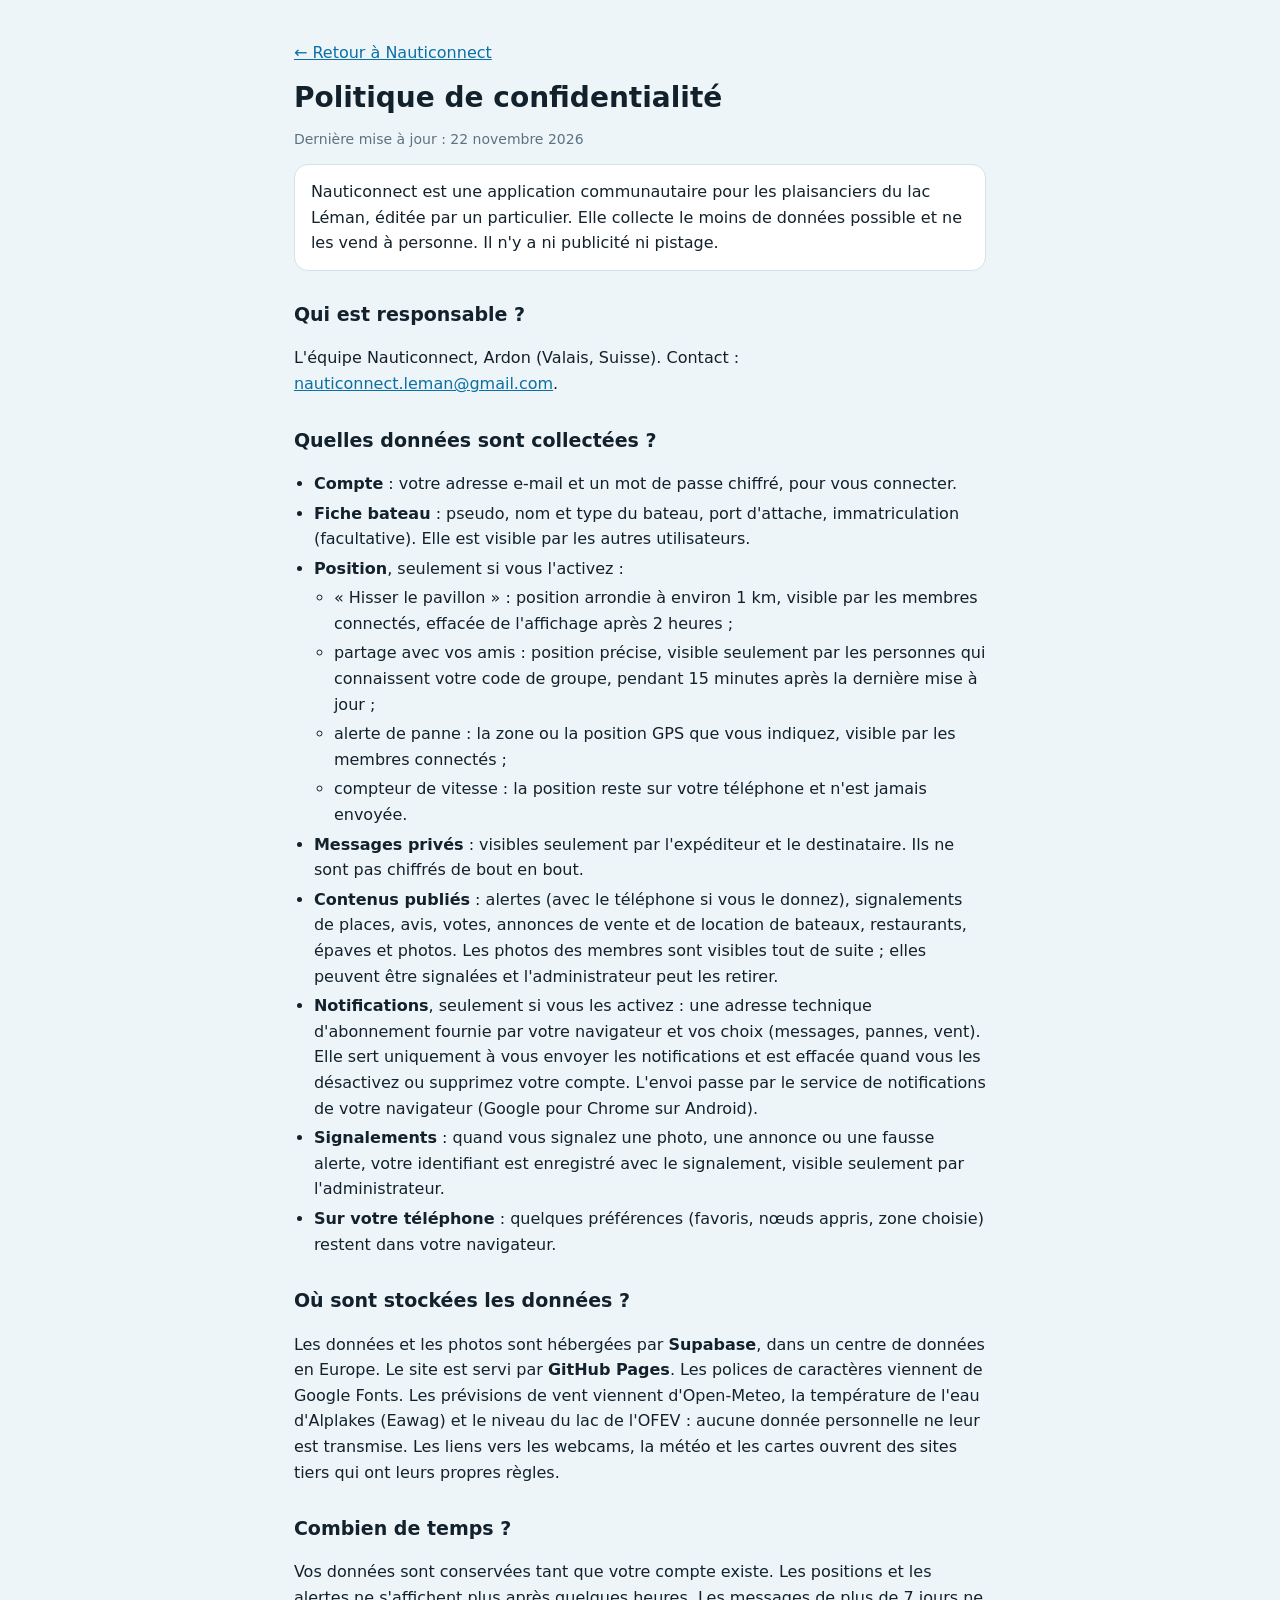
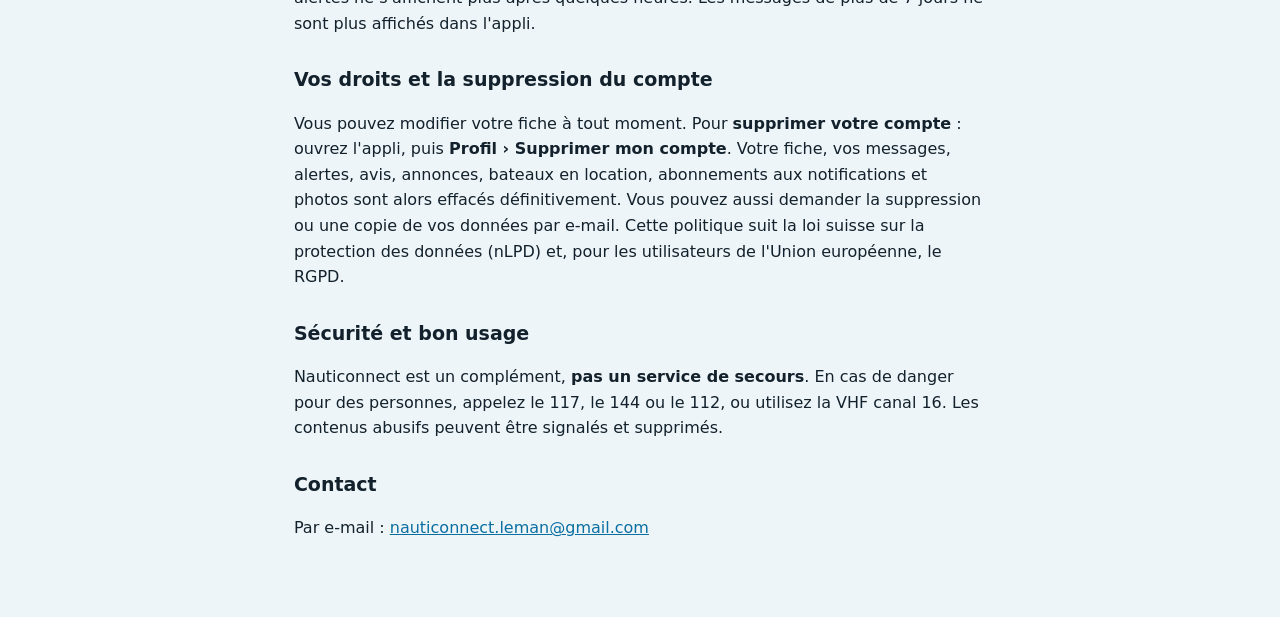
<file: confidentialite.html>
<!DOCTYPE html>
<html lang="fr">
<head>
<meta charset="utf-8">
<meta name="viewport" content="width=device-width, initial-scale=1">
<title>Confidentialité · Nauticonnect</title>
<meta name="theme-color" content="#0a2740">
<link rel="icon" href="favicon-64.png">
<style>
:root{--bg:#eef5f9;--card:#fff;--tx:#12212b;--mu:#5d7280;--ac:#0b6fa4;--bd:#d6e2ea}
@media (prefers-color-scheme:dark){:root{--bg:#0e1a22;--card:#182630;--tx:#e8f0f5;--mu:#93a7b4;--ac:#4aa8dc;--bd:#2a3b47;color-scheme:dark}}
body{margin:0;background:var(--bg);color:var(--tx);font:16px/1.6 system-ui,-apple-system,"Segoe UI",sans-serif}
main{max-width:68ch;margin:0 auto;padding:24px 18px 60px}
h1{font-size:28px;line-height:1.15;margin:8px 0 4px}h2{font-size:19px;margin:28px 0 6px}
a{color:var(--ac)}.mu{color:var(--mu);font-size:14px}
ul{padding-left:20px}li{margin:4px 0}
.card{background:var(--card);border:1px solid var(--bd);border-radius:14px;padding:14px 16px;margin:12px 0}
</style>
</head>
<body><main>
<p><a href="./">← Retour à Nauticonnect</a></p>
<h1>Politique de confidentialité</h1>
<p class="mu">Dernière mise à jour : 22 novembre 2026</p>

<div class="card">Nauticonnect est une application communautaire pour les plaisanciers du lac Léman, éditée par un particulier. Elle collecte le moins de données possible et ne les vend à personne. Il n'y a ni publicité ni pistage.</div>

<h2>Qui est responsable ?</h2>
<p>L'équipe Nauticonnect, Ardon (Valais, Suisse). Contact : <a id="mail" href="#">voir ci-dessous</a>.</p>

<h2>Quelles données sont collectées ?</h2>
<ul>
<li><b>Compte</b> : votre adresse e-mail et un mot de passe chiffré, pour vous connecter.</li>
<li><b>Fiche bateau</b> : pseudo, nom et type du bateau, port d'attache, immatriculation (facultative). Elle est visible par les autres utilisateurs.</li>
<li><b>Position</b>, seulement si vous l'activez :
  <ul>
  <li>« Hisser le pavillon » : position arrondie à environ 1 km, visible par les membres connectés, effacée de l'affichage après 2 heures ;</li>
  <li>partage avec vos amis : position précise, visible seulement par les personnes qui connaissent votre code de groupe, pendant 15 minutes après la dernière mise à jour ;</li>
  <li>alerte de panne : la zone ou la position GPS que vous indiquez, visible par les membres connectés ;</li>
  <li>compteur de vitesse : la position reste sur votre téléphone et n'est jamais envoyée.</li>
  </ul></li>
<li><b>Messages privés</b> : visibles seulement par l'expéditeur et le destinataire. Ils ne sont pas chiffrés de bout en bout.</li>
<li><b>Contenus publiés</b> : alertes (avec le téléphone si vous le donnez), signalements de places, avis, votes, annonces de vente et de location de bateaux, restaurants, épaves et photos. Les photos des membres sont visibles tout de suite ; elles peuvent être signalées et l'administrateur peut les retirer.</li>
<li><b>Notifications</b>, seulement si vous les activez : une adresse technique d'abonnement fournie par votre navigateur et vos choix (messages, pannes, vent). Elle sert uniquement à vous envoyer les notifications et est effacée quand vous les désactivez ou supprimez votre compte. L'envoi passe par le service de notifications de votre navigateur (Google pour Chrome sur Android).</li>
<li><b>Signalements</b> : quand vous signalez une photo, une annonce ou une fausse alerte, votre identifiant est enregistré avec le signalement, visible seulement par l'administrateur.</li>
<li><b>Sur votre téléphone</b> : quelques préférences (favoris, nœuds appris, zone choisie) restent dans votre navigateur.</li>
</ul>

<h2>Où sont stockées les données ?</h2>
<p>Les données et les photos sont hébergées par <b>Supabase</b>, dans un centre de données en Europe. Le site est servi par <b>GitHub Pages</b>. Les polices de caractères viennent de Google Fonts. Les prévisions de vent viennent d'Open-Meteo, la température de l'eau d'Alplakes (Eawag) et le niveau du lac de l'OFEV : aucune donnée personnelle ne leur est transmise. Les liens vers les webcams, la météo et les cartes ouvrent des sites tiers qui ont leurs propres règles.</p>

<h2>Combien de temps ?</h2>
<p>Vos données sont conservées tant que votre compte existe. Les positions et les alertes ne s'affichent plus après quelques heures. Les messages de plus de 7 jours ne sont plus affichés dans l'appli.</p>

<h2 id="suppression">Vos droits et la suppression du compte</h2>
<p>Vous pouvez modifier votre fiche à tout moment. Pour <b>supprimer votre compte</b> : ouvrez l'appli, puis <b>Profil › Supprimer mon compte</b>. Votre fiche, vos messages, alertes, avis, annonces, bateaux en location, abonnements aux notifications et photos sont alors effacés définitivement. Vous pouvez aussi demander la suppression ou une copie de vos données par e-mail. Cette politique suit la loi suisse sur la protection des données (nLPD) et, pour les utilisateurs de l'Union européenne, le RGPD.</p>

<h2>Sécurité et bon usage</h2>
<p>Nauticonnect est un complément, <b>pas un service de secours</b>. En cas de danger pour des personnes, appelez le 117, le 144 ou le 112, ou utilisez la VHF canal 16. Les contenus abusifs peuvent être signalés et supprimés.</p>

<h2>Contact</h2>
<p id="contact">Écrivez à l'adresse indiquée dans l'appli.</p>
</main>
<script src="config.js"></script>
<script>
var c=(window.NC_CONFIG||{}).contact||"";
if(/@/.test(c)&&c.indexOf("exemple")<0){var a=document.getElementById("mail");a.textContent=c;a.href="mailto:"+c;var p=document.getElementById("contact");p.textContent="";var l=document.createElement("a");l.href="mailto:"+c;l.textContent=c;p.appendChild(document.createTextNode("Par e-mail : "));p.appendChild(l);}
else document.getElementById("mail").textContent="(adresse à compléter)";
</script>
</body>
</html>
</file>
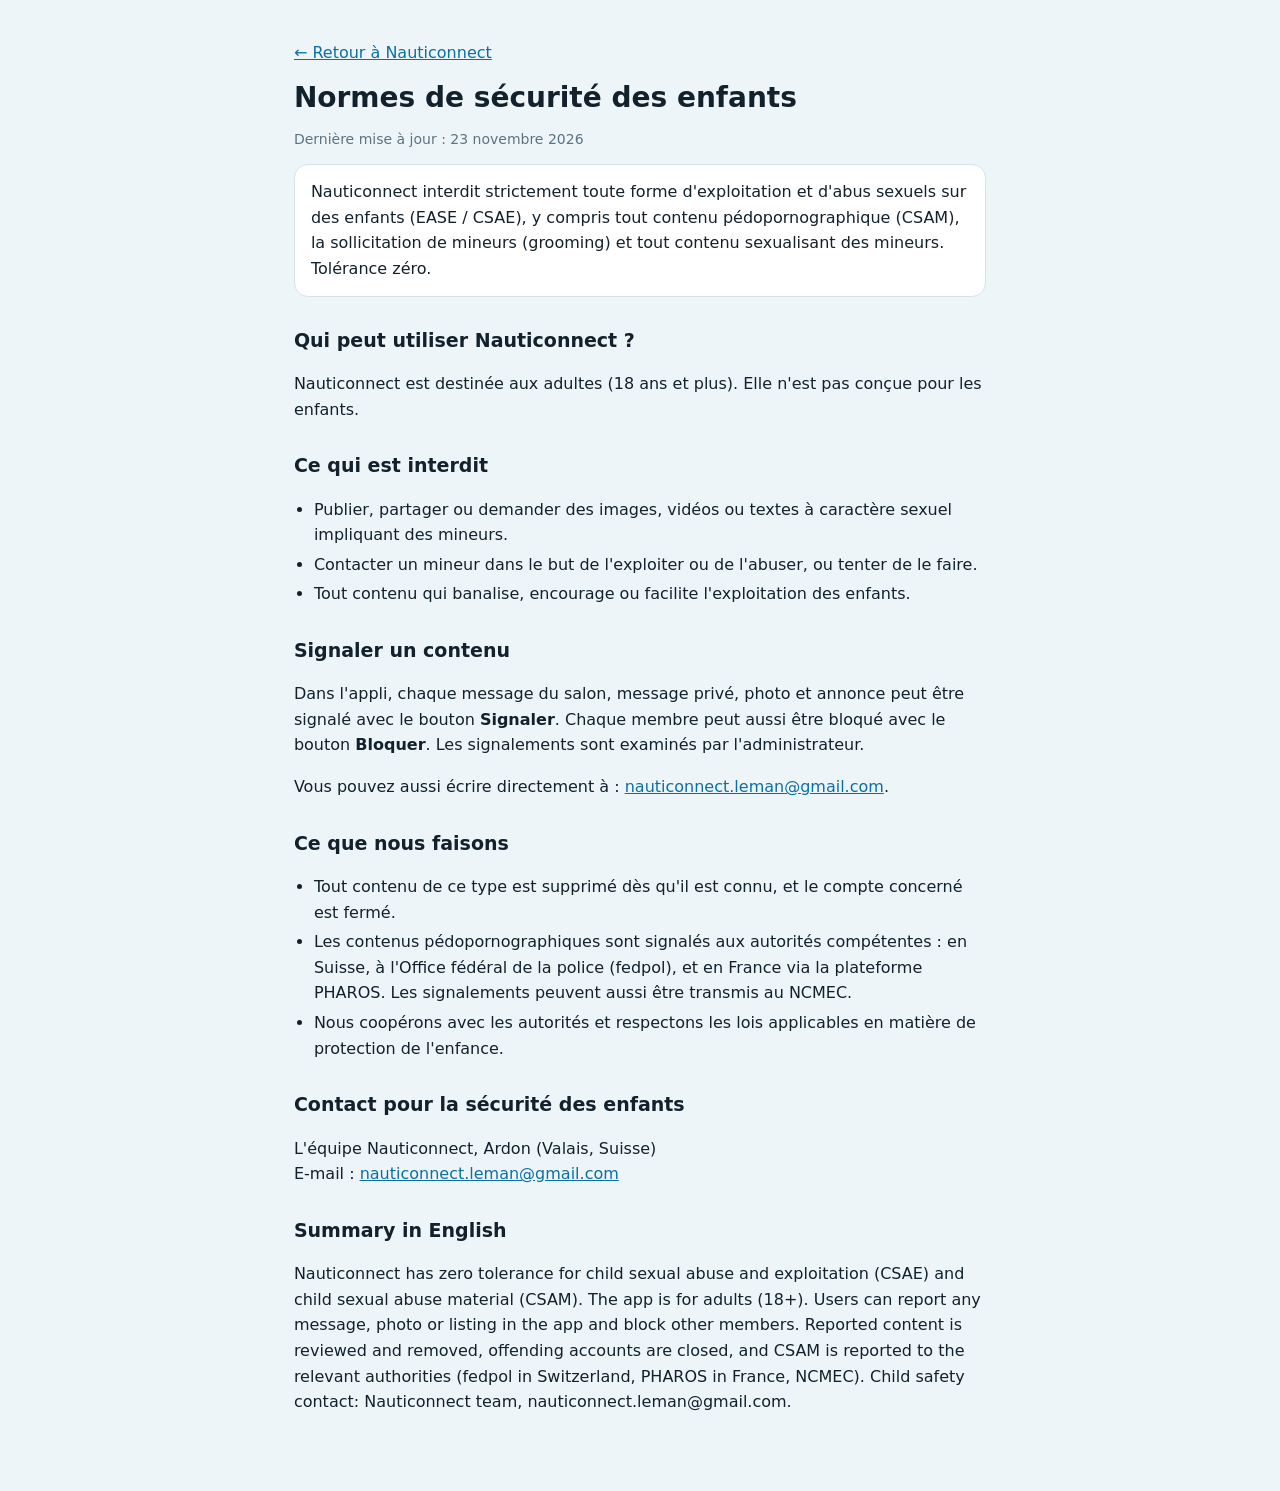
<file: securite-enfants.html>
<!DOCTYPE html>
<html lang="fr">
<head>
<meta charset="utf-8">
<meta name="viewport" content="width=device-width, initial-scale=1">
<title>Sécurité des enfants · Nauticonnect</title>
<meta name="theme-color" content="#0a2740">
<link rel="icon" href="favicon-64.png">
<style>
:root{--bg:#eef5f9;--card:#fff;--tx:#12212b;--mu:#5d7280;--ac:#0b6fa4;--bd:#d6e2ea}
@media (prefers-color-scheme:dark){:root{--bg:#0e1a22;--card:#182630;--tx:#e8f0f5;--mu:#93a7b4;--ac:#4aa8dc;--bd:#2a3b47;color-scheme:dark}}
body{margin:0;background:var(--bg);color:var(--tx);font:16px/1.6 system-ui,-apple-system,"Segoe UI",sans-serif}
main{max-width:68ch;margin:0 auto;padding:24px 18px 60px}
h1{font-size:28px;line-height:1.15;margin:8px 0 4px}h2{font-size:19px;margin:28px 0 6px}
a{color:var(--ac)}.mu{color:var(--mu);font-size:14px}
ul{padding-left:20px}li{margin:4px 0}
.card{background:var(--card);border:1px solid var(--bd);border-radius:14px;padding:14px 16px;margin:12px 0}
</style>
</head>
<body><main>
<p><a href="./">← Retour à Nauticonnect</a></p>
<h1>Normes de sécurité des enfants</h1>
<p class="mu">Dernière mise à jour : 23 novembre 2026</p>

<div class="card">Nauticonnect interdit strictement toute forme d'exploitation et d'abus sexuels sur des enfants (EASE / CSAE), y compris tout contenu pédopornographique (CSAM), la sollicitation de mineurs (grooming) et tout contenu sexualisant des mineurs. Tolérance zéro.</div>

<h2>Qui peut utiliser Nauticonnect ?</h2>
<p>Nauticonnect est destinée aux adultes (18 ans et plus). Elle n'est pas conçue pour les enfants.</p>

<h2>Ce qui est interdit</h2>
<ul>
<li>Publier, partager ou demander des images, vidéos ou textes à caractère sexuel impliquant des mineurs.</li>
<li>Contacter un mineur dans le but de l'exploiter ou de l'abuser, ou tenter de le faire.</li>
<li>Tout contenu qui banalise, encourage ou facilite l'exploitation des enfants.</li>
</ul>

<h2>Signaler un contenu</h2>
<p>Dans l'appli, chaque message du salon, message privé, photo et annonce peut être signalé avec le bouton <b>Signaler</b>. Chaque membre peut aussi être bloqué avec le bouton <b>Bloquer</b>. Les signalements sont examinés par l'administrateur.</p>
<p>Vous pouvez aussi écrire directement à : <a href="mailto:nauticonnect.leman@gmail.com">nauticonnect.leman@gmail.com</a>.</p>

<h2>Ce que nous faisons</h2>
<ul>
<li>Tout contenu de ce type est supprimé dès qu'il est connu, et le compte concerné est fermé.</li>
<li>Les contenus pédopornographiques sont signalés aux autorités compétentes : en Suisse, à l'Office fédéral de la police (fedpol), et en France via la plateforme PHAROS. Les signalements peuvent aussi être transmis au NCMEC.</li>
<li>Nous coopérons avec les autorités et respectons les lois applicables en matière de protection de l'enfance.</li>
</ul>

<h2>Contact pour la sécurité des enfants</h2>
<p>L'équipe Nauticonnect, Ardon (Valais, Suisse)<br>E-mail : <a href="mailto:nauticonnect.leman@gmail.com">nauticonnect.leman@gmail.com</a></p>

<h2 lang="en">Summary in English</h2>
<p lang="en">Nauticonnect has zero tolerance for child sexual abuse and exploitation (CSAE) and child sexual abuse material (CSAM). The app is for adults (18+). Users can report any message, photo or listing in the app and block other members. Reported content is reviewed and removed, offending accounts are closed, and CSAM is reported to the relevant authorities (fedpol in Switzerland, PHAROS in France, NCMEC). Child safety contact: Nauticonnect team, nauticonnect.leman@gmail.com.</p>
</main></body>
</html>
</file>
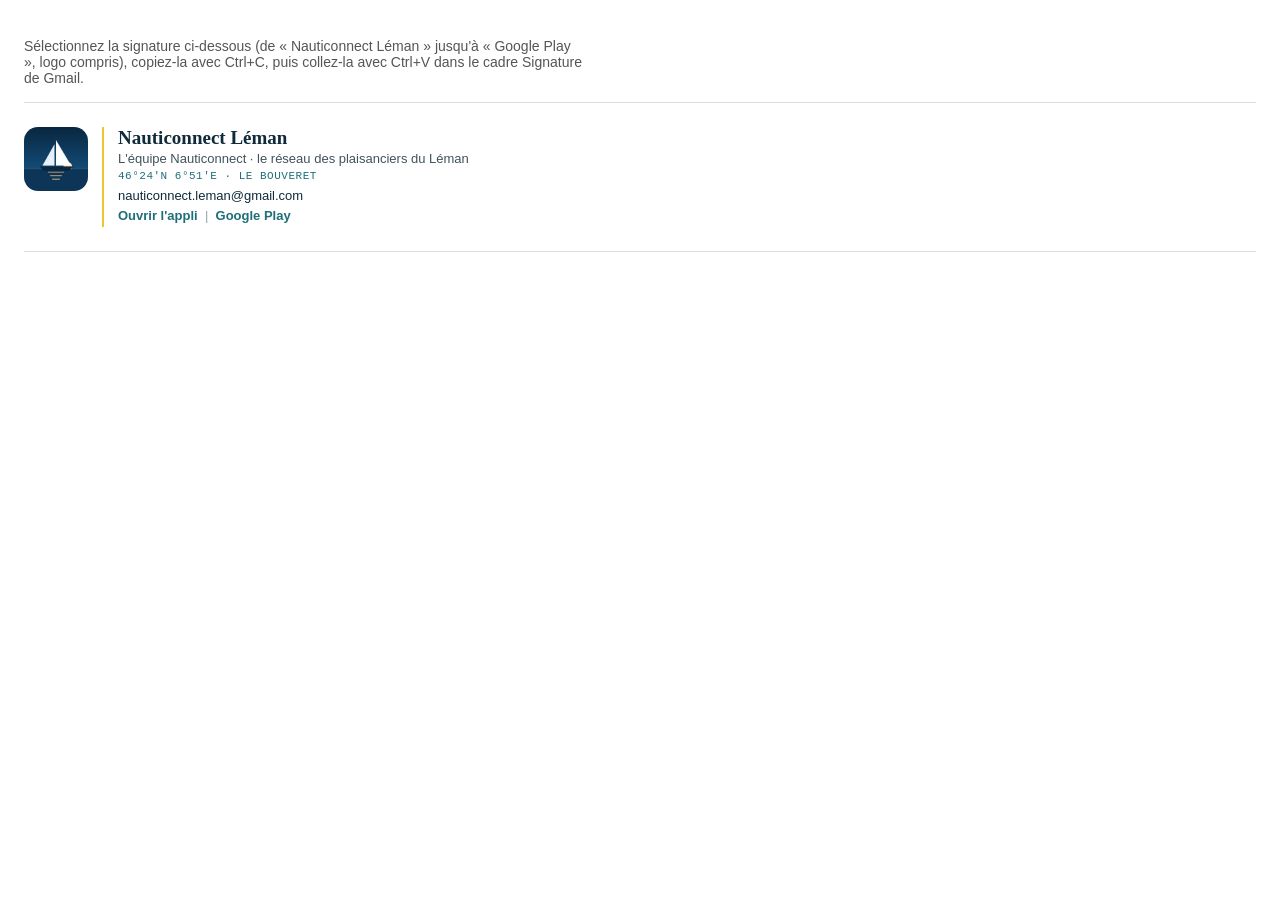
<file: signature.html>
<!DOCTYPE html>
<html lang="fr"><head><meta charset="utf-8"><meta name="viewport" content="width=device-width,initial-scale=1"><meta name="robots" content="noindex">
<title>Signature Nauticonnect</title></head>
<body style="margin:0;padding:24px;font-family:Arial,sans-serif;background:#fff">
<p style="color:#555;font-size:14px;max-width:560px">Sélectionnez la signature ci-dessous (de « Nauticonnect Léman » jusqu'à « Google Play », logo compris), copiez-la avec Ctrl+C, puis collez-la avec Ctrl+V dans le cadre Signature de Gmail.</p>
<hr style="border:0;border-top:1px solid #ddd;margin:16px 0 24px">
<table cellpadding="0" cellspacing="0" border="0" style="border-collapse:collapse;font-family:Arial,Helvetica,sans-serif;color:#0E2A3B">
<tr><td style="padding:0 14px 0 0;vertical-align:top"><img src="https://manurebord-ctrl.github.io/Nauticonnect/icon-192.png" width="64" height="64" alt="Nauticonnect" style="display:block;width:64px;height:64px;border-radius:14px"></td>
<td style="vertical-align:top;border-left:2px solid #F2C230;padding:0 0 0 14px">
<div style="font-family:Georgia,'Times New Roman',serif;font-size:19px;font-weight:bold;line-height:1.2;color:#0E2A3B">Nauticonnect Léman</div>
<div style="font-size:13px;line-height:1.4;color:#41525C">L'équipe Nauticonnect · le réseau des plaisanciers du Léman</div>
<div style="font-family:'Courier New',Courier,monospace;font-size:11px;letter-spacing:.5px;line-height:1.6;color:#1F6F78">46°24′N 6°51′E · LE BOUVERET</div>
<div style="font-size:13px;line-height:1.6"><a href="mailto:nauticonnect.leman@gmail.com" style="color:#0E2A3B;text-decoration:none">nauticonnect.leman@gmail.com</a></div>
<div style="font-size:13px;line-height:1.6"><a href="https://manurebord-ctrl.github.io/Nauticonnect/" style="color:#1F6F78;font-weight:bold;text-decoration:none">Ouvrir l'appli</a> <span style="color:#8FA5AF">&nbsp;|&nbsp;</span> <a href="https://play.google.com/store/apps/details?id=ch.nauticonnect.app" style="color:#1F6F78;font-weight:bold;text-decoration:none">Google Play</a></div>
</td></tr></table>
<hr style="border:0;border-top:1px solid #ddd;margin:24px 0 0">
</body></html>
</file>
